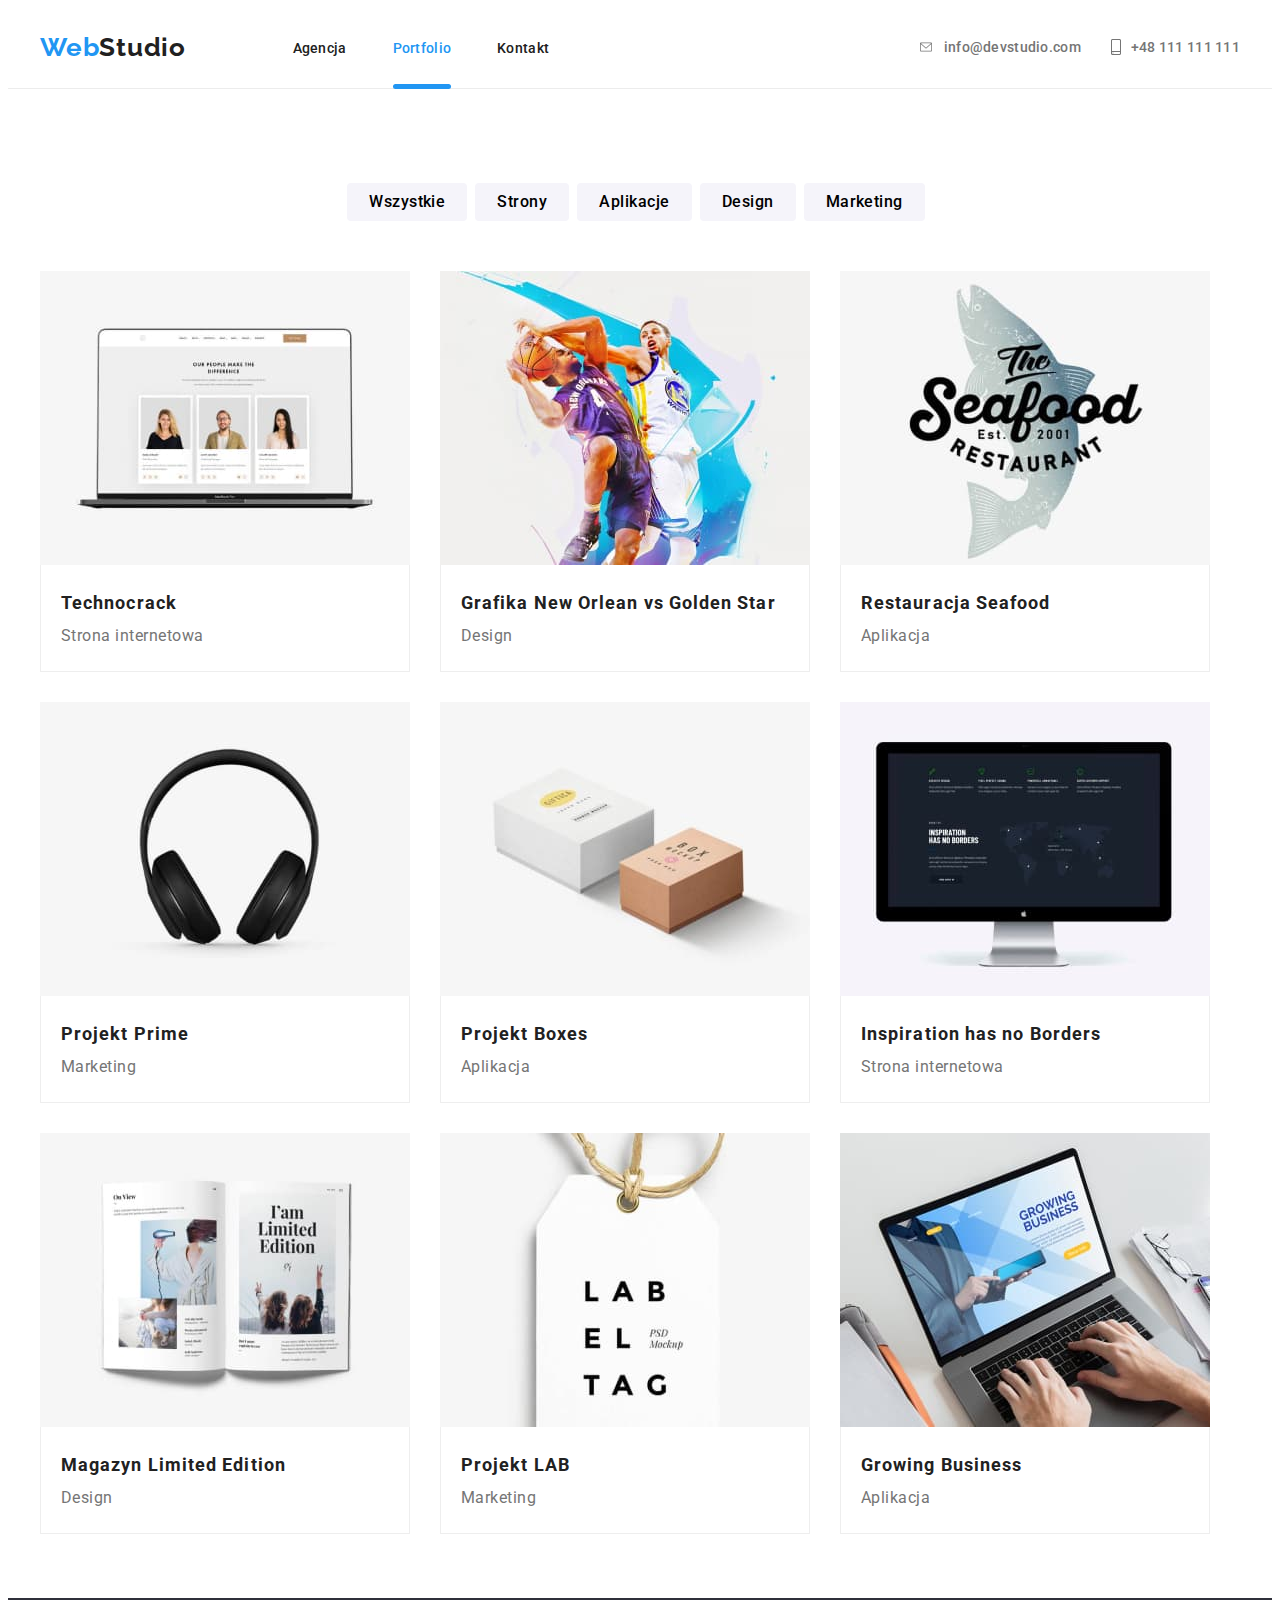
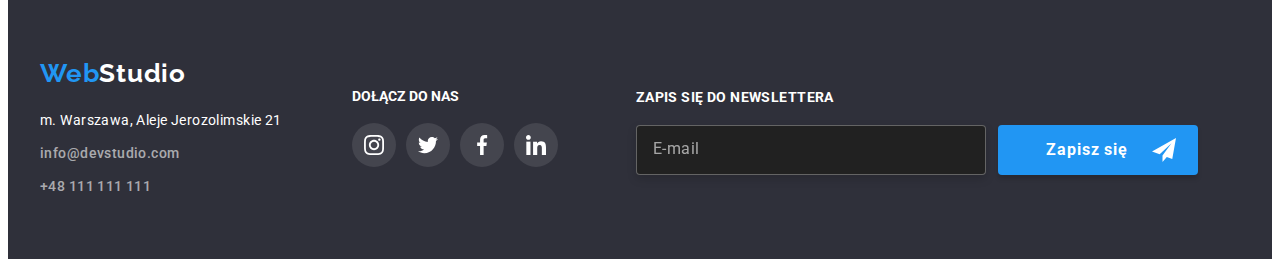
<file: portfolio.html>
<!DOCTYPE html>
<html lang="en">
  
<!--NAGŁÓWEK-->
<head>
  <meta charset="UTF-8"/>
  <meta name="viewport" content="width=device-width, initial-scale=1.0"/>
  <link rel="preconnect" href="https://fonts.googleapis.com">
  <link rel="preconnect" href="https://fonts.gstatic.com" crossorigin="">
  <link href="https://fonts.googleapis.com/css2?family=Festive&amp;family=Qahiri&amp;family=Raleway:wght@700&amp;family=Roboto:wght@400;500;700;900&amp;family=Rubik:wght@300&amp;display=swap" rel="stylesheet">
  <link rel="stylesheet" href="https://cdnjs.cloudflare.com/ajax/libs/modern-normalize/1.1.0/modern-normalize.min.css" integrity="sha512-wpPYUAdjBVSE4KJnH1VR1HeZfpl1ub8YT/NKx4PuQ5NmX2tKuGu6U/JRp5y+Y8XG2tV+wKQpNHVUX03MfMFn9Q==" crossorigin="anonymous" referrerpolicy="no-referrer" />
  <link rel="stylesheet" href="css/main.min.css"/>
  <title>Portfolio</title>
</head>
  
<!--BODY-->
<body>
  
  <!--HEADER-->
  <header class="section menu">
    <div class="container">
      <nav class="menu__navigation">
      <a href="index.html" class="logo"><span class="logo__accent-main">Web</span><span class="logo__accent-black">Studio</span></a>
        <ul class="menu__list">  
          <li><a href="index.html" class="menu__link" id="link1">Agencja</a></li>
          <li><a href="portfolio.html" class="menu__link menu__link--active" id="link2">Portfolio</a></li>
          <li><a href="index.html" class="menu__link menu__link--last" id="link3">Kontakt</a></li>
        </ul>
      <ul class="menu__contacts">
        <li><a href="mailto:info@devstudio.com" class="contacts__link contacts__link--first"><svg class="contacts__icon" width="16px" height="12px"><use href="images/sprite.svg#icon-envelope"></use></svg>info@devstudio.com</a></li>
        <li><a href="tel:+48111111111" class="contacts__link "><svg class="contacts__icon" width="10px" height="16px"><use href="images/sprite.svg#icon-phone"></use></svg>+48 111 111 111</a></li>
      </ul>
    </nav>
    </div>
  </header>

  <!--TREŚĆ GŁÓWNA-->
  <main>

    <!--FILTRY NA STRONIE-->
    <div class="filters">
      <div class="container"> 
      <ul class="filters__list">
      <li><button type="button" class="filters__button">Wszystkie</button></li>
      <li><button type="button" class="filters__button">Strony</button></li>
      <li><button type="button" class="filters__button">Aplikacje</button></li>
      <li><button type="button" class="filters__button">Design</button></li>
      <li><button type="button" class="filters__button">Marketing</button></li>
      </ul>
      </div>
    </div>

    <!-- ZAWARTOŚĆ STRONY -->
    <section class="portfolio">
      <div class="container"> 
      <ul class="portfolio__list">
        <li class="portfolio__item">
          <div class="portfolio__popup">
            <img src="images/port1.jpg" alt="Technocrack" width="370" height="294">
            <span class="popup__text">Technocrack jest popularną platformą wykorzystywaną do rozpowszechniania TechnoCracku. Firmy wykorzystują tę platformę do celów szpiegowskich i ataków na niezabezpieczone serwery konkurencji.</span>
          </div>
          <div class="portfolio__description">
          <h4>Technocrack</h4>
          <h5>Strona internetowa</h5>
          </div>
        </li>
      <li class="portfolio__item">
        <div class="portfolio__popup">
          <img src="images/port9.jpg" alt="Grafika New Orlean vs Golden Star" width="370" height="294">
          <span class="popup__text">Tutaj zrobiliśmy grafikę jak dwóch panopków gra sobie w kosza a w tle tak jakby woda ale taka gęstsza czyli chyba taki glut robi taki plusk i jest wow bo oni grają w koszykówkę a wtle coś się leje.</span>
        </div>
        <div class="portfolio__description">
        <h4>Grafika New Orlean vs Golden Star</h4>
        <h5>Design</h5>
        </div>
      </li>
      <li class="portfolio__item">
        <div class="portfolio__popup">
          <img src="images/port8.jpg" alt="Restauracja Seafood" width="370" height="294">
          <span class="popup__text">Ci to chcieli mieć coś ładnego na obrazku ale wybrali rybę. Dlaczego rybę? Nie wiem. Przecież ryby śmierdzą i mają takie dziwne oczka a do tego mają ości. Mogli dać kraba, zwłaszcza tego ze Sponge Boba.</span>
        </div>
        <div class="portfolio__description">
        <h4>Restauracja Seafood</h4>
        <h5>Aplikacja</h5>
        </div>
      </li>
      <li class="portfolio__item">
        <div class="portfolio__popup">
          <img src="images/port7.jpg" alt="Projekt Prime" width="370" height="294">
          <span class="popup__text">Kampania reklamowa dla słuchawek nausznych. Jak widać jest skuteczna bo właśnie ją oglądasz więc udało nam się ją komuś pokazać więc ona działa. Bo na tym polega reklama. Na pokazywaniu.</span>
        </div>
        <div class="portfolio__description">
        <h4>Projekt Prime</h4>
        <h5>Marketing</h5>
        </div>
      </li>
      <li class="portfolio__item">
        <div class="portfolio__popup">
          <img src="images/port6.jpg" alt="Projekt Boxes" width="370" height="294">
          <span class="popup__text">Jak widać na załączonym obrazku zrobiliśmy dwa pudełka. Jedno małe a drugie średnie. W zasadzie oba są małe ale dzięki temu, że jedno jest mniejsze to drugie wydaje się normalne. No i mają inne kolory! WOW!</span>
        </div>
        <div class="portfolio__description">
        <h4>Projekt Boxes</h4>
        <h5>Aplikacja</h5>
        </div>
      </li>
      <li class="portfolio__item">
        <div class="portfolio__popup">
          <img src="images/port5.jpg" alt="Inspiration has no Borders" width="370" height="294">
          <span class="popup__text">Strona do szmuglowania nielegalnych imigrantów. </br>Tak po prostu.</span>
        </div>
        <div class="portfolio__description">
        <h4>Inspiration has no Borders</h4>
        <h5>Strona internetowa</h5>
        </div>
      </li>      
      <li class="portfolio__item">
        <div class="portfolio__popup">
          <img src="images/port4.jpg" alt="Magazyn Limited Edition" width="370" height="294">
          <span class="popup__text">Gazetka gdzie większość słów to obrazki. Ale za to na każdej z nich przypomina Ci, że jest LIMITOWANA co znaczy, że wyrzuciłeś pieniądze w błoto na coś czego już NIKT INNY nie kupi. Brawo!</span>
        </div>
        <div class="portfolio__description">
        <h4>Magazyn Limited Edition</h4>
        <h5>Design</h5>
        </div>
      </li>      
      <li class="portfolio__item">
        <div class="portfolio__popup">
          <img src="images/port3.jpg" alt="Projekt LAB" width="370" height="294">
          <span class="popup__text">Nie wiem o co tu chodziło XD Niby projekt "LAB" a na obrazku się układa w "LET", jest tam "Label", jakiś "Tag".</br> Serio nie wiem.</br> To był piątek wieczór okej?</span>
        </div>
        <div class="portfolio__description">
        <h4>Projekt LAB</h4>
        <h5>Marketing</h5>
        </div>
      </li>      
      <li class="portfolio__item">
        <div class="portfolio__popup">
          <img src="images/port2.jpg" alt="Growing Business" width="370" height="294">
          <span class="popup__text">Tu zrobiliśmy apkę żeby ludzie mogli rozwijać swój biznes a co za tym idzie zarabiać więcej czyli płacić nam więcej za apkę dzieki, której zarabiają więcej, dzięki czemu płacą nam więcej...<br/>No rozumiesz no.<br/>STONKS</span>
        </div>
        <div class="portfolio__description">
        <h4>Growing Business</h4>
        <h5>Aplikacja</h5>
        </div>
      </li>
      </ul> 
      </div>                      
    </section>


  </main>

  <!-- STOPKA -->
  <footer class="section footer">
    <div class="container"> 
    <a href="index.html" class="logo"><span>Web</span><span class="logo__accent-white">Studio</span></a>
    <section class="footer--section">
    <address class="address">
      <ul class="footer__addresses"> 
        <li class="footer__address"><span class="footer__address--text">m. Warszawa, Aleje Jerozolimskie 21</span></li>
        <li class="footer__address"><a href="mailto:info@devstudio.com" class="footer__address--link">info@devstudio.com</a></li>
        <li class="footer__address"><a href="tel:+48111111111" class="footer__address--link">+48 111 111 111</a></li>
      </ul>
    </address>
    <div class="footer__social-media">
      <h5 class="social-media__text">DOŁĄCZ DO NAS</h5>
      <ul class="social-media__list">
          <li class="social-media__item"><a href="#" class="social-media__item--link"><svg class ="social-media__icon"><use href="images/sprite.svg#icon-instagram"></use></svg></a></li>
          <li class="social-media__item"><a href="#" class="social-media__item--link"><svg class ="social-media__icon"><use href="images/sprite.svg#icon-twitter"></use></svg></a></li>
          <li class="social-media__item"><a href="#" class="social-media__item--link"><svg class ="social-media__icon"><use href="images/sprite.svg#icon-facebook"></use></svg></a></li>
          <li class="social-media__item"><a href="#" class="social-media__item--link"><svg class ="social-media__icon"><use href="images/sprite.svg#icon-linkedin"></use></svg></a></li>
      </ul>
    </div>
    <div class="footer__newsletter">
      <div class="newsletter">
          <form name="newsletter__sign" validate>
              <label class="newsletter__label">
                  <h3 class="newsletter__text">ZAPIS SIĘ DO NEWSLETTERA</h3>
                  <input type="email" class="newsletter__input" name="E-mail" placeholder="E-mail" />
              </label>
              <button type="submit" class="newsletter__button"><span class="newsletter__button--text">Zapisz się</span><svg class="newsletter__ico" width="24px" height="24px"><use href="images/sprite.svg#icon-form-footer"></use></svg></button>
          </form>
      </div>
      </div>
      </section>
    </div>
  </footer>

</body>
  
</html>
</file>
<file: css/main.min.css>
:root{--brand-color: #2196F3;--default-text-color: #212121;--secondary-text-color: #757575;--basic-white: #FFFFFF;--background-color: #afb1b8}h1,h2,h3,h4,h5,h6,p,ul,ol{margin:0px;padding:0px;list-style:none}a{text-decoration:none}body{font-family:"Roboto",sans-serif;color:var(--default-text-color);font-weight:500}img{display:block}.container{width:100%;min-width:320px;margin:0 auto;padding:0px 15px 0px 15px}.section{padding:60px 0px 60px 0px}@media screen and (min-width: 768px)and (max-width: 1119px){.container{width:100%;min-width:768px;margin:0 auto;padding:0px 15px 0px 15px}.section{padding:60px 0px 60px 0px}}@media screen and (min-width: 1200px){.container{width:1200px;margin:0 auto;padding:0 15px}.section{padding:94px 0px 94px 0px}}.logo{font-family:Raleway;text-decoration:none;font-style:normal;font-weight:700;font-size:24px;line-height:1.192;letter-spacing:.03em;color:var(--brand-color)}.logo__accent-black{color:var(--default-text-color)}.logo__accent-white{color:var(--basic-white)}@media screen and (min-width: 1200px){.logo{font-family:Raleway;text-decoration:none;font-style:normal;font-weight:700;font-size:26px;line-height:1.192;letter-spacing:.03em;color:var(--brand-color)}.logo__accent-black{color:var(--default-text-color)}.logo__accent-white{color:var(--basic-white)}}.menu{border-bottom:1px solid #ececec;padding:16px 0px 16px 0px}.menu__navigation{display:-webkit-box;display:-ms-flexbox;display:flex;-webkit-box-pack:justify;-ms-flex-pack:justify;justify-content:space-between;-webkit-box-align:center;-ms-flex-align:center;align-items:center}.menu__list{display:none}.menu__contacts{display:none}@media screen and (min-width: 768px)and (max-width: 1199px){.menu{border-bottom:1px solid #ececec;padding:26px 0 26px 0px}.menu__contacts{display:block}.menu__navigation{display:-webkit-box;display:-ms-flexbox;display:flex;-webkit-box-align:center;-ms-flex-align:center;align-items:center}.menu__list{margin-left:93px;display:-webkit-box;display:-ms-flexbox;display:flex}.menu__link{text-decoration:none;position:relative;color:var(--default-text-color);font-size:14px;font-weight:500;line-height:1.142;letter-spacing:.02em;margin-right:60px}.menu__link::after{position:absolute;content:"";display:block;top:49.5px;right:0;width:0;height:5px;background-color:var(--brand-color);border-radius:4px;-webkit-transition:width 250ms cubic-bezier(0.4, 0, 0.2, 1);transition:width 250ms cubic-bezier(0.4, 0, 0.2, 1)}.menu__link:hover,.menu__link:focus{text-decoration:none;color:var(--brand-color);font-weight:500;font-size:14px;line-height:1.142;letter-spacing:.02em;outline:none;-webkit-transition:color 250ms cubic-bezier(0.4, 0, 0.2, 1);transition:color 250ms cubic-bezier(0.4, 0, 0.2, 1)}.menu__link:hover::after,.menu__link:focus::after{width:100%;left:0}.menu__link--last{margin-right:0px}.menu__link--active{color:var(--brand-color)}.menu__link--active::after{position:absolute;content:"";display:block;top:49.5px;width:100%;height:5px;background-color:var(--brand-color);border-radius:4px;-webkit-transition:width 250ms cubic-bezier(0.4, 0, 0.2, 1);transition:width 250ms cubic-bezier(0.4, 0, 0.2, 1)}.contacts__link{margin-left:60px;text-decoration:none;color:var(--secondary-text-color);font-size:14px;font-weight:500;line-height:1.142;letter-spacing:.02em;fill:var(--secondary-text-color)}.contacts__link:hover,.contacts__link:focus{text-decoration:none;color:var(--brand-color);fill:var(--brand-color);font-weight:500;font-size:14px;line-height:1.142;letter-spacing:.02em;-webkit-transition:color 250ms cubic-bezier(0.4, 0, 0.2, 1),fill 250ms cubic-bezier(0.4, 0, 0.2, 1);transition:color 250ms cubic-bezier(0.4, 0, 0.2, 1),fill 250ms cubic-bezier(0.4, 0, 0.2, 1);outline:none}.contacts__icon{margin-right:8px}}@media screen and (min-width: 1200px){.menu{border-bottom:1px solid #ececec;padding:24px 0px 25px 0px}.menu__navigation{display:-webkit-box;display:-ms-flexbox;display:flex;-webkit-box-align:center;-ms-flex-align:center;align-items:center}.menu__list{margin-left:83px;display:-webkit-box;display:-ms-flexbox;display:flex}.menu__link{text-decoration:none;position:relative;color:var(--default-text-color);font-size:14px;font-weight:500;line-height:1.142;letter-spacing:.02em;margin-right:46px}.menu__link::after{position:absolute;content:"";display:block;top:44.5px;right:0;width:0;height:5px;background-color:var(--brand-color);border-radius:4px;-webkit-transition:width 250ms cubic-bezier(0.4, 0, 0.2, 1);transition:width 250ms cubic-bezier(0.4, 0, 0.2, 1)}.menu__link:hover,.menu__link:focus{text-decoration:none;color:var(--brand-color);font-weight:500;font-size:14px;line-height:1.142;letter-spacing:.02em;outline:none;-webkit-transition:color 250ms cubic-bezier(0.4, 0, 0.2, 1);transition:color 250ms cubic-bezier(0.4, 0, 0.2, 1)}.menu__link:hover::after,.menu__link:focus::after{width:100%;left:0}.menu__link--last{margin-right:0px}.menu__link--active{color:var(--brand-color)}.menu__link--active::after{position:absolute;content:"";display:block;top:44.5px;width:100%;height:5px;background-color:var(--brand-color);border-radius:4px;-webkit-transition:width 250ms cubic-bezier(0.4, 0, 0.2, 1);transition:width 250ms cubic-bezier(0.4, 0, 0.2, 1)}.menu__contacts{display:-webkit-box;display:-ms-flexbox;display:flex}.contacts__link{display:-webkit-box;display:-ms-flexbox;display:flex;-webkit-box-align:center;-ms-flex-align:center;align-items:center;text-decoration:none;color:var(--secondary-text-color);font-size:14px;font-weight:500;line-height:1.142;letter-spacing:.02em;fill:var(--secondary-text-color)}.contacts__link:hover,.contacts__link:focus{text-decoration:none;color:var(--brand-color);fill:var(--brand-color);font-weight:500;font-size:14px;line-height:1.142;letter-spacing:.02em;-webkit-transition:color 250ms cubic-bezier(0.4, 0, 0.2, 1),fill 250ms cubic-bezier(0.4, 0, 0.2, 1);transition:color 250ms cubic-bezier(0.4, 0, 0.2, 1),fill 250ms cubic-bezier(0.4, 0, 0.2, 1);outline:none}.contacts__link--first{margin-left:345px;margin-right:30px}.contacts__icon{margin-right:10px}}@media screen and (max-width: 767px){.orderService{width:100%;height:400px;background:#2f303a;background-image:-webkit-gradient(linear, left top, left bottom, from(rgba(47, 48, 58, 0.4)), to(rgba(47, 48, 58, 0.4))),url("../images/images_mainpage/order/orderback480x400.jpg");background-image:linear-gradient(rgba(47, 48, 58, 0.4), rgba(47, 48, 58, 0.4)),url("../images/images_mainpage/order/orderback480x400.jpg");background-size:cover;text-align:center;display:-webkit-box;display:-ms-flexbox;display:flex;-webkit-box-pack:center;-ms-flex-pack:center;justify-content:center}}@media screen and (max-width: 767px)and (min-device-pixel-ratio: 2),screen and (max-width: 767px)and (-webkit-min-device-pixel-ratio: 2),screen and (max-width: 767px)and (min-resolution: 192dpi),screen and (max-width: 767px)and (min-resolution: 2dppx){.orderService .order{background:-webkit-gradient(linear, left top, left bottom, from(rgba(47, 48, 58, 0.4)), to(rgba(47, 48, 58, 0.4))),url(../images/images_mainpage/order/orderback480x400@2x.jpg);background:linear-gradient(rgba(47, 48, 58, 0.4), rgba(47, 48, 58, 0.4)),url(../images/images_mainpage/order/orderback480x400@2x.jpg);background-size:cover}}@media screen and (max-width: 767px){.orderService h1{font-style:normal;font-weight:900;font-size:26px;line-height:1.363;color:var(--basic-white);letter-spacing:.06em;text-transform:uppercase;padding-top:60px}}@media screen and (max-width: 767px){.orderService__button{background:var(--brand-color);-webkit-box-shadow:0px 4px 4px rgba(0,0,0,.15);box-shadow:0px 4px 4px rgba(0,0,0,.15);border-radius:4px;font-family:"Roboto";font-style:normal;font-weight:bold;font-size:16px;line-height:1.875;letter-spacing:.06em;color:var(--basic-white);cursor:pointer;margin-top:30px;padding:10px 41px 10px 42px}}@media screen and (min-width: 768px)and (max-width: 1199px){.orderService{width:100%;max-width:1199px;padding:118px 0px 118px 0px;background:#2f303a;background-image:-webkit-gradient(linear, left top, left bottom, from(rgba(47, 48, 58, 0.4)), to(rgba(47, 48, 58, 0.4))),url("../images/images_mainpage/order/orderback768x400.jpg");background-image:linear-gradient(rgba(47, 48, 58, 0.4), rgba(47, 48, 58, 0.4)),url("../images/images_mainpage/order/orderback768x400.jpg");background-size:cover;text-align:center;display:-webkit-box;display:-ms-flexbox;display:flex;-webkit-box-pack:center;-ms-flex-pack:center;justify-content:center}}@media screen and (min-width: 768px)and (max-width: 1199px)and (min-device-pixel-ratio: 2),screen and (min-width: 768px)and (max-width: 1199px)and (-webkit-min-device-pixel-ratio: 2),screen and (min-width: 768px)and (max-width: 1199px)and (min-resolution: 192dpi),screen and (min-width: 768px)and (max-width: 1199px)and (min-resolution: 2dppx){.orderService .order{background:-webkit-gradient(linear, left top, left bottom, from(rgba(47, 48, 58, 0.4)), to(rgba(47, 48, 58, 0.4))),url(../images/images_mainpage/order/orderback768x400@2x.jpg);background:linear-gradient(rgba(47, 48, 58, 0.4), rgba(47, 48, 58, 0.4)),url(../images/images_mainpage/order/orderback768x400@2x.jpg);background-size:cover}}@media screen and (min-width: 768px)and (max-width: 1199px){.orderService h1{font-style:normal;font-weight:900;font-size:44px;line-height:1.363;color:var(--basic-white);letter-spacing:.06em;text-transform:uppercase}}@media screen and (min-width: 768px)and (max-width: 1199px){.orderService__button{background:var(--brand-color);-webkit-box-shadow:0px 4px 4px rgba(0,0,0,.15);box-shadow:0px 4px 4px rgba(0,0,0,.15);border-radius:4px;font-family:"Roboto";font-style:normal;font-weight:bold;font-size:16px;line-height:1.875;letter-spacing:.06em;color:var(--basic-white);cursor:pointer;margin-top:30px;padding:10px 41px 10px 42px}}@media screen and (min-width: 1200px){.orderService{display:-webkit-box;display:-ms-flexbox;display:flex;-webkit-box-pack:center;-ms-flex-pack:center;justify-content:center;-webkit-box-align:center;-ms-flex-align:center;align-items:center;height:600px;background:#2f303a;background-image:-webkit-gradient(linear, left top, left bottom, from(rgba(47, 48, 58, 0.4)), to(rgba(47, 48, 58, 0.4))),url("../images/images_mainpage/order/orderback1600x600.jpg");background-image:linear-gradient(rgba(47, 48, 58, 0.4), rgba(47, 48, 58, 0.4)),url("../images/images_mainpage/order/orderback1600x600.jpg");text-align:center;background-size:cover;background-repeat:no-repeat}}@media screen and (min-width: 1200px)and (min-device-pixel-ratio: 2),screen and (min-width: 1200px)and (-webkit-min-device-pixel-ratio: 2),screen and (min-width: 1200px)and (min-resolution: 192dpi),screen and (min-width: 1200px)and (min-resolution: 2dppx){.orderService .order{background:-webkit-gradient(linear, left top, left bottom, from(rgba(47, 48, 58, 0.4)), to(rgba(47, 48, 58, 0.4))),url(../images/images_mainpage/order/orderback1600x600@2x.jpg);background:linear-gradient(rgba(47, 48, 58, 0.4), rgba(47, 48, 58, 0.4)),url(../images/images_mainpage/order/orderback1600x600@2x.jpg);background-size:cover}}@media screen and (min-width: 1200px){.orderService h1{font-style:normal;font-weight:900;font-size:44px;line-height:1.363;color:var(--basic-white);letter-spacing:.06em;text-transform:uppercase}}@media screen and (min-width: 1200px){.orderService__button{background:var(--brand-color);-webkit-box-shadow:0px 4px 4px rgba(0,0,0,.15);box-shadow:0px 4px 4px rgba(0,0,0,.15);border-radius:4px;font-family:"Roboto";font-style:normal;font-weight:bold;font-size:16px;line-height:1.875;letter-spacing:.06em;color:var(--basic-white);cursor:pointer;margin-top:30px;padding:10px 41px 10px 42px}}@media screen and (max-width: 768px){.ourAdvantages ul h2{text-align:center;font-style:normal;font-weight:bold;font-size:14px;line-height:1.142;letter-spacing:.03em;text-transform:uppercase;color:var(--default-text-color);margin-bottom:10px}.ourAdvantages__list{display:-webkit-box;display:-ms-flexbox;display:flex;-webkit-box-orient:vertical;-webkit-box-direction:normal;-ms-flex-direction:column;flex-direction:column}.ourAdvantages__list li{font-style:normal;font-weight:normal;font-size:14px;line-height:1.714;letter-spacing:.03em;color:var(--secondary-text-color)}.ourAdvantages__item:not(:last-child){padding-bottom:30px}.ourAdvantages__logo{display:-webkit-box;display:-ms-flexbox;display:flex;background-color:#f5f4fa;height:120px;width:100%;-webkit-box-align:center;-ms-flex-align:center;align-items:center;-webkit-box-pack:center;-ms-flex-pack:center;justify-content:center;margin-bottom:30px;border-radius:4px}}@media screen and (min-width: 768px)and (max-width: 1199px){.ourAdvantages ul h2{text-align:start;font-style:normal;font-weight:bold;font-size:14px;line-height:1.142;letter-spacing:.03em;text-transform:uppercase;color:var(--default-text-color);margin-bottom:10px}.ourAdvantages__list{display:-webkit-box;display:-ms-flexbox;display:flex;-webkit-box-orient:horizontal;-webkit-box-direction:normal;-ms-flex-direction:row;flex-direction:row;-ms-flex-wrap:wrap;flex-wrap:wrap;-webkit-box-pack:justify;-ms-flex-pack:justify;justify-content:space-between}.ourAdvantages__list li{font-style:normal;font-weight:normal;font-size:14px;line-height:1.714;letter-spacing:.03em;color:var(--secondary-text-color)}.ourAdvantages__item{width:48%;padding-bottom:30px;margin:0}.ourAdvantages__logo{display:-webkit-box;display:-ms-flexbox;display:flex;background-color:#f5f4fa;height:120px;-webkit-box-align:center;-ms-flex-align:center;align-items:center;-webkit-box-pack:center;-ms-flex-pack:center;justify-content:center;margin-bottom:30px;border-radius:4px}}@media screen and (min-width: 1200px){.ourAdvantages ul h2{font-style:normal;font-weight:bold;font-size:14px;line-height:1.142;letter-spacing:.03em;text-transform:uppercase;color:var(--default-text-color);margin-bottom:10px}.ourAdvantages__list{display:-webkit-box;display:-ms-flexbox;display:flex}.ourAdvantages__list li{font-style:normal;font-weight:normal;font-size:14px;line-height:1.714;letter-spacing:.03em;color:var(--secondary-text-color)}.ourAdvantages__item{margin-right:30px}.ourAdvantages__logo{display:-webkit-box;display:-ms-flexbox;display:flex;background-color:#f5f4fa;height:120px;width:270px;-webkit-box-align:center;-ms-flex-align:center;align-items:center;-webkit-box-pack:center;-ms-flex-pack:center;justify-content:center;margin-bottom:30px;border-radius:4px}}.offer{display:none}@media screen and (min-width: 1200px){.offer{display:block;padding-top:0px}.offer h2{font-style:normal;font-weight:700;font-size:36px;line-height:1.166;text-align:center;letter-spacing:.03em}.offer__list{display:-webkit-box;display:-ms-flexbox;display:flex;padding-top:50px;-webkit-box-pack:justify;-ms-flex-pack:justify;justify-content:space-between}.offer__item--style{position:relative}.offer__description{position:absolute;bottom:0;display:-webkit-box;display:-ms-flexbox;display:flex;-webkit-box-pack:center;-ms-flex-pack:center;justify-content:center;width:100%;padding:27px,94px,27px,94px;background:rgba(47,48,58,.8);font-size:14px;line-height:16px;letter-spacing:.03em;text-transform:uppercase;color:var(--basic-white)}.offer__description span{padding-top:27px;padding-bottom:27px}}@media screen and (max-width: 767px){.team{background:#f5f4fa}.team h2{font-style:normal;font-weight:700;font-size:28px;line-height:1.166;text-align:center;letter-spacing:.03em;padding-bottom:30px}.team__list{display:-webkit-box;display:-ms-flexbox;display:flex;-webkit-box-orient:vertical;-webkit-box-direction:normal;-ms-flex-direction:column;flex-direction:column}.team__list h4{font-style:normal;font-weight:500;font-size:16px;line-height:1.187;text-align:center;letter-spacing:.03em;margin-bottom:10px}.team__list h5{font-style:normal;font-weight:400;font-size:16px;line-height:1.187;text-align:center;letter-spacing:.03em;color:var(--secondary-text-color)}.team__description{background-color:var(--basic-white);padding-top:30px;padding-bottom:30px;border-radius:0px 0px 4px 4px}.team__item{-webkit-box-shadow:0px 1px 3px rgba(0,0,0,.12),0px 1px 1px rgba(0,0,0,.14),0px 2px 1px rgba(0,0,0,.2);box-shadow:0px 1px 3px rgba(0,0,0,.12),0px 1px 1px rgba(0,0,0,.14),0px 2px 1px rgba(0,0,0,.2);margin-bottom:30px}.team__item img{width:100%;height:100%}.team__teamSocials{display:-webkit-box;display:-ms-flexbox;display:flex;padding-left:15%;padding-right:18%;-webkit-box-pack:space-evenly;-ms-flex-pack:space-evenly;justify-content:space-evenly;-webkit-box-align:center;-ms-flex-align:center;align-items:center;margin-left:32px;margin-right:32px}.teamSocials__item{display:-webkit-box;display:-ms-flexbox;display:flex;-webkit-box-align:center;-ms-flex-align:center;align-items:center;-ms-flex-pack:distribute;justify-content:space-around}.teamSocials__icon{width:20px;height:20px}.teamSocials__icon:hover,.teamSocials__icon:focus{fill:var(--basic-white)}.teamSocials__link{display:-webkit-box;display:-ms-flexbox;display:flex;-webkit-box-align:center;-ms-flex-align:center;align-items:center;-ms-flex-pack:distribute;justify-content:space-around;width:44px;height:44px;margin-top:16px;background-color:var(--basic-white);fill:var(--background-color);border-radius:50%}.teamSocials__link:hover,.teamSocials__link:focus{background-color:var(--brand-color);fill:var(--basic-white);-webkit-transition:fill 250ms cubic-bezier(0.4, 0, 0.2, 1),background-color 250ms cubic-bezier(0.4, 0, 0.2, 1);transition:fill 250ms cubic-bezier(0.4, 0, 0.2, 1),background-color 250ms cubic-bezier(0.4, 0, 0.2, 1);outline:none}}@media screen and (min-width: 768px)and (max-width: 1199px){.team{background:#f5f4fa}.team h2{font-style:normal;font-weight:700;font-size:28px;line-height:1.166;text-align:center;letter-spacing:.03em;padding-bottom:30px}.team__list{display:-webkit-box;display:-ms-flexbox;display:flex;-webkit-box-pack:justify;-ms-flex-pack:justify;justify-content:space-between;-webkit-box-align:center;-ms-flex-align:center;align-items:center;-webkit-box-orient:horizontal;-webkit-box-direction:normal;-ms-flex-direction:row;flex-direction:row;-ms-flex-wrap:wrap;flex-wrap:wrap;gap:30px}.team__list h4{font-style:normal;font-weight:500;font-size:16px;line-height:1.187;text-align:center;letter-spacing:.03em;margin-bottom:10px}.team__list h5{font-style:normal;font-weight:400;font-size:16px;line-height:1.187;text-align:center;letter-spacing:.03em;color:var(--secondary-text-color)}.team__description{background-color:var(--basic-white);padding-top:30px;padding-bottom:30px;border-radius:0px 0px 4px 4px}.team__item{-webkit-box-shadow:0px 1px 3px rgba(0,0,0,.12),0px 1px 1px rgba(0,0,0,.14),0px 2px 1px rgba(0,0,0,.2);box-shadow:0px 1px 3px rgba(0,0,0,.12),0px 1px 1px rgba(0,0,0,.14),0px 2px 1px rgba(0,0,0,.2);width:354px}.team__item img{width:100%;height:100%}.team__teamSocials{display:-webkit-box;display:-ms-flexbox;display:flex;padding-left:15%;padding-right:18%;-webkit-box-pack:space-evenly;-ms-flex-pack:space-evenly;justify-content:space-evenly;-webkit-box-align:center;-ms-flex-align:center;align-items:center;margin-left:32px;margin-right:32px}.teamSocials__item{display:-webkit-box;display:-ms-flexbox;display:flex;-webkit-box-align:center;-ms-flex-align:center;align-items:center;-ms-flex-pack:distribute;justify-content:space-around}.teamSocials__icon{width:20px;height:20px}.teamSocials__icon:hover,.teamSocials__icon:focus{fill:var(--basic-white)}.teamSocials__link{display:-webkit-box;display:-ms-flexbox;display:flex;-webkit-box-align:center;-ms-flex-align:center;align-items:center;-ms-flex-pack:distribute;justify-content:space-around;width:44px;height:44px;margin-top:16px;background-color:var(--basic-white);fill:var(--background-color);border-radius:50%}.teamSocials__link:hover,.teamSocials__link:focus{background-color:var(--brand-color);fill:var(--basic-white);-webkit-transition:fill 250ms cubic-bezier(0.4, 0, 0.2, 1),background-color 250ms cubic-bezier(0.4, 0, 0.2, 1);transition:fill 250ms cubic-bezier(0.4, 0, 0.2, 1),background-color 250ms cubic-bezier(0.4, 0, 0.2, 1);outline:none}}@media screen and (min-width: 1200px){.team{background:#f5f4fa}.team h2{font-style:normal;font-weight:700;font-size:36px;line-height:1.166;text-align:center;letter-spacing:.03em;padding-bottom:50px}.team__list{display:-webkit-box;display:-ms-flexbox;display:flex;-webkit-box-pack:justify;-ms-flex-pack:justify;justify-content:space-between}.team__list h4{font-style:normal;font-weight:500;font-size:16px;line-height:1.187;text-align:center;letter-spacing:.03em;margin-bottom:10px}.team__list h5{font-style:normal;font-weight:400;font-size:16px;line-height:1.187;text-align:center;letter-spacing:.03em;color:var(--secondary-text-color)}.team__description{background-color:var(--basic-white);padding-top:30px;padding-bottom:30px;border-radius:0px 0px 4px 4px}.team__item{-webkit-box-shadow:0px 1px 3px rgba(0,0,0,.12),0px 1px 1px rgba(0,0,0,.14),0px 2px 1px rgba(0,0,0,.2);box-shadow:0px 1px 3px rgba(0,0,0,.12),0px 1px 1px rgba(0,0,0,.14),0px 2px 1px rgba(0,0,0,.2)}.team__teamSocials{display:-webkit-box;display:-ms-flexbox;display:flex;-ms-flex-pack:distribute;justify-content:space-around;-webkit-box-align:center;-ms-flex-align:center;align-items:center;margin-left:32px;margin-right:32px}.teamSocials__item{display:-webkit-box;display:-ms-flexbox;display:flex;-webkit-box-align:center;-ms-flex-align:center;align-items:center;-ms-flex-pack:distribute;justify-content:space-around}.teamSocials__icon{width:20px;height:20px}.teamSocials__icon:hover,.teamSocials__icon:focus{fill:var(--basic-white)}.teamSocials__link{display:-webkit-box;display:-ms-flexbox;display:flex;-webkit-box-align:center;-ms-flex-align:center;align-items:center;-ms-flex-pack:distribute;justify-content:space-around;width:44px;height:44px;margin-top:16px;background-color:var(--basic-white);fill:var(--background-color);border-radius:50%}.teamSocials__link:hover,.teamSocials__link:focus{background-color:var(--brand-color);fill:var(--basic-white);-webkit-transition:fill 250ms cubic-bezier(0.4, 0, 0.2, 1),background-color 250ms cubic-bezier(0.4, 0, 0.2, 1);transition:fill 250ms cubic-bezier(0.4, 0, 0.2, 1),background-color 250ms cubic-bezier(0.4, 0, 0.2, 1);outline:none}}@media screen and (max-width: 767px){.clients h4{font-family:Roboto;font-style:Bold;font-size:28px;line-height:42px;line-height:100%;text-align:Center;vertical-align:Top;letter-spacing:3%;margin-bottom:30px}.clients__list{display:-webkit-box;display:-ms-flexbox;display:flex;-webkit-box-orient:horizontal;-webkit-box-direction:normal;-ms-flex-direction:row;flex-direction:row;-ms-flex-wrap:wrap;flex-wrap:wrap;-webkit-box-pack:justify;-ms-flex-pack:justify;justify-content:space-between}.clients__logo a{display:-webkit-box;display:-ms-flexbox;display:flex;width:210px;height:92px;-webkit-box-align:center;-ms-flex-align:center;align-items:center;-webkit-box-pack:center;-ms-flex-pack:center;justify-content:center;border-radius:4px;border-width:1px;border-style:solid;margin-bottom:30px;border-color:var(--background-color);fill:var(--background-color)}.clients__logo a:hover,.clients__logo a:focus{border-color:var(--brand-color);fill:var(--brand-color);cursor:pointer;-webkit-transition:fill 250ms cubic-bezier(0.4, 0, 0.2, 1),border-color 250ms cubic-bezier(0.4, 0, 0.2, 1);transition:fill 250ms cubic-bezier(0.4, 0, 0.2, 1),border-color 250ms cubic-bezier(0.4, 0, 0.2, 1);outline:none}.clients__ico{width:92px}}@media screen and (min-width: 768px)and (max-width: 1199px){.clients h4{font-family:Roboto;font-style:Bold;font-size:28px;line-height:42px;line-height:100%;text-align:Center;vertical-align:Top;letter-spacing:3%;margin-bottom:30px}.clients__list{display:-webkit-box;display:-ms-flexbox;display:flex;-webkit-box-orient:horizontal;-webkit-box-direction:normal;-ms-flex-direction:row;flex-direction:row;-ms-flex-wrap:wrap;flex-wrap:wrap;-webkit-box-pack:justify;-ms-flex-pack:justify;justify-content:space-between;gap:30px}.clients__logo a{display:-webkit-box;display:-ms-flexbox;display:flex;-webkit-box-pack:center;-ms-flex-pack:center;justify-content:center;width:220px;height:92px;-webkit-box-align:center;-ms-flex-align:center;align-items:center;border-radius:4px;border-width:1px;border-style:solid;border-color:var(--background-color);fill:var(--background-color)}.clients__logo a:hover,.clients__logo a:focus{border-color:var(--brand-color);fill:var(--brand-color);cursor:pointer;-webkit-transition:fill 250ms cubic-bezier(0.4, 0, 0.2, 1),border-color 250ms cubic-bezier(0.4, 0, 0.2, 1);transition:fill 250ms cubic-bezier(0.4, 0, 0.2, 1),border-color 250ms cubic-bezier(0.4, 0, 0.2, 1);outline:none}.clients__ico{width:92px}}@media screen and (min-width: 1200px){.clients h4{font-family:Roboto;font-style:Bold;font-size:36px;line-height:42px;line-height:100%;text-align:Center;vertical-align:Top;letter-spacing:3%;margin-bottom:50px}.clients__list{display:-webkit-box;display:-ms-flexbox;display:flex;-webkit-box-align:left;-ms-flex-align:left;align-items:left;-webkit-box-pack:justify;-ms-flex-pack:justify;justify-content:space-between}.clients__logo a{display:-webkit-box;display:-ms-flexbox;display:flex;width:170px;height:92px;border-radius:4px;border-width:1px;border-style:solid;border-color:var(--background-color);fill:var(--background-color)}.clients__logo a:hover,.clients__logo a:focus{border-color:var(--brand-color);fill:var(--brand-color);cursor:pointer;-webkit-transition:fill 250ms cubic-bezier(0.4, 0, 0.2, 1),border-color 250ms cubic-bezier(0.4, 0, 0.2, 1);transition:fill 250ms cubic-bezier(0.4, 0, 0.2, 1),border-color 250ms cubic-bezier(0.4, 0, 0.2, 1);outline:none}}@media screen and (min-width: 1200px){.filters__list{display:-webkit-box;display:-ms-flexbox;display:flex;-webkit-box-pack:center;-ms-flex-pack:center;justify-content:center}.filters__button{background:#f5f4fa;border-radius:4px;font-family:"Roboto";font-style:normal;font-weight:500;font-size:16px;line-height:1.625;text-align:center;letter-spacing:.03em;cursor:pointer;border-radius:4px;border:none;padding:6px 22px 6px 22px;margin-right:8px;margin-top:94px;margin-bottom:50px}.filters__button:hover,.filters__button:focus{background:var(--brand-color);-webkit-box-shadow:0px 3px 1px rgba(0,0,0,.1),0px 1px 2px rgba(0,0,0,.08),0px 2px 2px rgba(0,0,0,.12);box-shadow:0px 3px 1px rgba(0,0,0,.1),0px 1px 2px rgba(0,0,0,.08),0px 2px 2px rgba(0,0,0,.12);border-radius:4px;font-family:"Roboto";color:var(--basic-white);outline:none;-webkit-transition:background-color 250ms cubic-bezier(0.4, 0, 0.2, 1),color 250ms cubic-bezier(0.4, 0, 0.2, 1),-webkit-box-shadow 250ms cubic-bezier(0.4, 0, 0.2, 1);transition:background-color 250ms cubic-bezier(0.4, 0, 0.2, 1),color 250ms cubic-bezier(0.4, 0, 0.2, 1),-webkit-box-shadow 250ms cubic-bezier(0.4, 0, 0.2, 1);transition:background-color 250ms cubic-bezier(0.4, 0, 0.2, 1),color 250ms cubic-bezier(0.4, 0, 0.2, 1),box-shadow 250ms cubic-bezier(0.4, 0, 0.2, 1);transition:background-color 250ms cubic-bezier(0.4, 0, 0.2, 1),color 250ms cubic-bezier(0.4, 0, 0.2, 1),box-shadow 250ms cubic-bezier(0.4, 0, 0.2, 1),-webkit-box-shadow 250ms cubic-bezier(0.4, 0, 0.2, 1)}}@media screen and (min-width: 1200px){.portfolio__description{border-left:1px solid #eee;border-bottom:1px solid #eee;border-right:1px solid #eee;padding:20px}.portfolio h4{font-style:normal;font-weight:700;font-size:18px;line-height:2;letter-spacing:.06em}.portfolio h5{font-style:normal;font-weight:400;font-size:16px;line-height:1.875;letter-spacing:.03em;color:var(--secondary-text-color)}.portfolio__list{display:-webkit-box;display:-ms-flexbox;display:flex;-ms-flex-wrap:wrap;flex-wrap:wrap;margin-bottom:64px;gap:30px}.portfolio__item:hover{-webkit-box-shadow:0px 1px 1px rgba(0,0,0,.12),0px 4px 4px rgba(0,0,0,.06),1px 4px 6px rgba(0,0,0,.16);box-shadow:0px 1px 1px rgba(0,0,0,.12),0px 4px 4px rgba(0,0,0,.06),1px 4px 6px rgba(0,0,0,.16);cursor:pointer}.portfolio__item:hover:hover .popup__text{-webkit-transform:translateY(-100%);transform:translateY(-100%)}.portfolio__popup{position:relative;overflow:hidden}.popup__text{position:absolute;height:100%;width:100%;top:100%;right:0;bottom:0;left:0;background-color:rgba(33,150,243,.9);font-family:Roboto;font-style:normal;font-weight:normal;font-size:18px;line-height:28px;letter-spacing:.03em;color:var(--basic-white);-webkit-transition:-webkit-transform 250ms cubic-bezier(0.4, 0, 0.2, 1);transition:-webkit-transform 250ms cubic-bezier(0.4, 0, 0.2, 1);transition:transform 250ms cubic-bezier(0.4, 0, 0.2, 1);transition:transform 250ms cubic-bezier(0.4, 0, 0.2, 1), -webkit-transform 250ms cubic-bezier(0.4, 0, 0.2, 1);padding-top:49px;padding-left:24px;padding-right:45px;padding-bottom:45px;opacity:.9}}.backdrop{width:100%;height:100%;visibility:visible;opacity:1;pointer-events:auto;position:fixed;left:0;top:0;background:rgba(0,0,0,.2);-webkit-transition:visibility 250ms cubic-bezier(0.4, 0, 0.2, 1),opacity 250ms cubic-bezier(0.4, 0, 0.2, 1);transition:visibility 250ms cubic-bezier(0.4, 0, 0.2, 1),opacity 250ms cubic-bezier(0.4, 0, 0.2, 1);z-index:99}.modal{display:-webkit-box;display:-ms-flexbox;display:flex;-webkit-box-pack:center;-ms-flex-pack:center;justify-content:center;position:absolute;top:50%;left:46%;-webkit-transform:translate(-50%, -50%);transform:translate(-50%, -50%);width:90%;margin:0 15px 0 15px;border-radius:4px;background-color:var(--basic-white);transform:translate(-50%, -50%)}.modal__closeButton{position:absolute;top:8px;right:8px;width:30px;height:30px;background-color:var(--basic-white);border:1px solid rgba(0,0,0,.1);border-radius:50%;cursor:pointer}.modal__closeButton:hover{outline:none;border:1px solid rgba(255,0,0,.733);-webkit-transition:border 250ms cubic-bezier(0.4, 0, 0.2, 1);transition:border 250ms cubic-bezier(0.4, 0, 0.2, 1)}.modal__form{display:-webkit-box;display:-ms-flexbox;display:flex;-webkit-box-align:center;-ms-flex-align:center;align-items:center;-webkit-box-pack:center;-ms-flex-pack:center;justify-content:center}.modal__form h4{margin-left:20px;width:90%;margin-top:40px;margin-bottom:12px;font-family:Roboto;font-style:normal;font-weight:bold;font-size:20px;line-height:23px;text-align:center;letter-spacing:.03em;color:var(--default-text-color)}.modal__inputs{width:100%;padding:0 10px 0 10px}.modal__inputs label{display:-webkit-box;display:-ms-flexbox;display:flex;-webkit-box-orient:vertical;-webkit-box-direction:normal;-ms-flex-direction:column;flex-direction:column;margin-bottom:10px}.modal__input{height:40px;border:1px solid rgba(33,33,33,.2);-webkit-box-sizing:border-box;box-sizing:border-box;border-radius:4px;padding-left:42px}.modal__input:hover{fill:var(--brand-color)}.modal__text{margin-bottom:4px;font-family:Roboto;font-style:normal;font-weight:normal;font-size:12px;line-height:14px;letter-spacing:.01em;color:var(--secondary-text-color)}.modal__label{position:relative;font-family:Roboto;font-size:12px;line-height:14px;letter-spacing:.01em;color:var(--secondary-text-color)}.modal__label:hover,.modal__label:focus-within,.modal__label:active{outline:none;fill:var(--brand-color);-webkit-transition:fill 250ms cubic-bezier(0.4, 0, 0.2, 1);transition:fill 250ms cubic-bezier(0.4, 0, 0.2, 1)}.modal__icon{position:absolute;left:10px;top:32px}.modal__textarea{height:120px;border:1px solid rgba(33,33,33,.2);-webkit-box-sizing:border-box;box-sizing:border-box;border-radius:4px;padding-left:16px;padding-top:12px}.modal__textarea::-webkit-input-placeholder{font-family:Roboto;font-style:normal;font-weight:normal;font-size:12px;line-height:14px;letter-spacing:.01em;color:rgba(117,117,117,.5)}.modal__textarea::-moz-placeholder{font-family:Roboto;font-style:normal;font-weight:normal;font-size:12px;line-height:14px;letter-spacing:.01em;color:rgba(117,117,117,.5)}.modal__textarea:-ms-input-placeholder{font-family:Roboto;font-style:normal;font-weight:normal;font-size:12px;line-height:14px;letter-spacing:.01em;color:rgba(117,117,117,.5)}.modal__textarea::-ms-input-placeholder{font-family:Roboto;font-style:normal;font-weight:normal;font-size:12px;line-height:14px;letter-spacing:.01em;color:rgba(117,117,117,.5)}.modal__textarea::placeholder{font-family:Roboto;font-style:normal;font-weight:normal;font-size:12px;line-height:14px;letter-spacing:.01em;color:rgba(117,117,117,.5)}.modal__textarea:hover,.modal__textarea:focus,.modal__textarea:active{border-color:var(--brand-color);-webkit-transition:250ms cubic-bezier(0.4, 0, 0.2, 1);transition:250ms cubic-bezier(0.4, 0, 0.2, 1);outline:none}.modal__input{-webkit-box-sizing:border-box;box-sizing:border-box}.modal__input:hover,.modal__input:focus,.modal__input:active{border-color:var(--brand-color);-webkit-transition:250ms cubic-bezier(0.4, 0, 0.2, 1);transition:250ms cubic-bezier(0.4, 0, 0.2, 1);outline:none}.modal__checkbox{display:-webkit-box;display:-ms-flexbox;display:flex;-webkit-box-align:center;-ms-flex-align:center;align-items:center;-webkit-box-pack:center;-ms-flex-pack:center;justify-content:center}.modal__checkbox--style{width:0;height:0}.modal__checkbox:checked+.checkbox-text::before{display:-webkit-inline-box;display:-ms-inline-flexbox;display:inline-flex;border:none;content:"";background-color:var(--brand-color);border:solid 2px var(--brand-color);border-radius:2px;background-image:url("../images/ptaszek.svg");fill:var(--basic-white)}.modal__button{width:200px;height:50px;margin-left:25%;margin-top:30px;margin-bottom:40px;background:var(--brand-color);-webkit-box-shadow:0px 4px 4px rgba(0,0,0,.15);box-shadow:0px 4px 4px rgba(0,0,0,.15);border-radius:4px;border:0px;cursor:pointer;font-family:Roboto;font-style:normal;font-weight:bold;font-size:16px;line-height:30px;text-align:center;letter-spacing:.06em;color:var(--basic-white)}.form_for_offer{display:-webkit-box;display:-ms-flexbox;display:flex;-webkit-box-pack:center;-ms-flex-pack:center;justify-content:center;-webkit-box-align:center;-ms-flex-align:center;align-items:center}.is-hidden{opacity:0;visibility:hidden;pointer-events:none}.form-checkbox{margin-top:20px;display:-webkit-box;display:-ms-flexbox;display:flex;-webkit-box-pack:center;-ms-flex-pack:center;justify-content:center;-webkit-box-align:center;-ms-flex-align:center;align-items:center;height:24px}.checkbox-text{margin-left:8px;-webkit-box-pack:center;-ms-flex-pack:center;justify-content:center;-webkit-box-align:center;-ms-flex-align:center;align-items:center;font-family:Roboto;font-style:normal;font-weight:normal;font-size:12px;line-height:24px;letter-spacing:.03em;color:var(--secondary-text-color)}.checkbox-text::before{display:-webkit-inline-box;display:-ms-inline-flexbox;display:inline-flex;content:"";margin-right:8px;width:16px;height:15px;border:solid 2px #000}.checkbox-text a{color:rgba(33,150,243,.9);text-decoration:underline}@media screen and (min-width: 768px)and (max-width: 1199px){.backdrop{width:100%;height:100%;visibility:visible;opacity:1;pointer-events:auto;position:fixed;left:0;top:0;background:rgba(0,0,0,.2);-webkit-transition:visibility 250ms cubic-bezier(0.4, 0, 0.2, 1),opacity 250ms cubic-bezier(0.4, 0, 0.2, 1);transition:visibility 250ms cubic-bezier(0.4, 0, 0.2, 1),opacity 250ms cubic-bezier(0.4, 0, 0.2, 1);z-index:99}.modal{display:-webkit-box;display:-ms-flexbox;display:flex;-webkit-box-pack:center;-ms-flex-pack:center;justify-content:center;position:absolute;top:50%;left:46%;width:60%;-webkit-transform:translate(-50%, -50%);transform:translate(-50%, -50%);margin:0 15px 0 15px;border-radius:4px;background-color:var(--basic-white);transform:translate(-50%, -50%)}.modal__closeButton{position:absolute;top:8px;right:8px;width:30px;height:30px;background-color:var(--basic-white);border:1px solid rgba(0,0,0,.1);border-radius:50%;cursor:pointer}.modal__closeButton:hover{outline:none;border:1px solid rgba(255,0,0,.733);-webkit-transition:border 250ms cubic-bezier(0.4, 0, 0.2, 1);transition:border 250ms cubic-bezier(0.4, 0, 0.2, 1)}.modal__form{display:-webkit-box;display:-ms-flexbox;display:flex;-webkit-box-align:center;-ms-flex-align:center;align-items:center;-webkit-box-pack:center;-ms-flex-pack:center;justify-content:center}.modal__form h4{margin-top:40px;margin-bottom:12px;font-family:Roboto;font-style:normal;font-weight:bold;font-size:20px;line-height:23px;text-align:center;letter-spacing:.03em;color:var(--default-text-color)}.modal__inputs{width:100%;padding:0 40px 0 40px}.modal__inputs label{display:-webkit-box;display:-ms-flexbox;display:flex;-webkit-box-orient:vertical;-webkit-box-direction:normal;-ms-flex-direction:column;flex-direction:column;margin-bottom:10px}.modal__input{height:40px;border:1px solid rgba(33,33,33,.2);-webkit-box-sizing:border-box;box-sizing:border-box;border-radius:4px;padding-left:42px}.modal__input:hover{fill:var(--brand-color)}.modal__text{margin-bottom:4px;font-family:Roboto;font-style:normal;font-weight:normal;font-size:12px;line-height:14px;letter-spacing:.01em;color:var(--secondary-text-color)}.modal__label{position:relative;font-family:Roboto;font-style:normal;font-weight:normal;font-size:12px;line-height:14px;letter-spacing:.01em;color:var(--secondary-text-color)}.modal__label:hover,.modal__label:focus-within,.modal__label:active{outline:none;fill:var(--brand-color);-webkit-transition:fill 250ms cubic-bezier(0.4, 0, 0.2, 1);transition:fill 250ms cubic-bezier(0.4, 0, 0.2, 1)}.modal__icon{position:absolute;left:10px;top:32px}.modal__textarea{height:120px;border:1px solid rgba(33,33,33,.2);-webkit-box-sizing:border-box;box-sizing:border-box;border-radius:4px;padding-left:16px;padding-top:12px}.modal__textarea::-webkit-input-placeholder{font-family:Roboto;font-style:normal;font-weight:normal;font-size:12px;line-height:14px;letter-spacing:.01em;color:rgba(117,117,117,.5)}.modal__textarea::-moz-placeholder{font-family:Roboto;font-style:normal;font-weight:normal;font-size:12px;line-height:14px;letter-spacing:.01em;color:rgba(117,117,117,.5)}.modal__textarea:-ms-input-placeholder{font-family:Roboto;font-style:normal;font-weight:normal;font-size:12px;line-height:14px;letter-spacing:.01em;color:rgba(117,117,117,.5)}.modal__textarea::-ms-input-placeholder{font-family:Roboto;font-style:normal;font-weight:normal;font-size:12px;line-height:14px;letter-spacing:.01em;color:rgba(117,117,117,.5)}.modal__textarea::placeholder{font-family:Roboto;font-style:normal;font-weight:normal;font-size:12px;line-height:14px;letter-spacing:.01em;color:rgba(117,117,117,.5)}.modal__textarea:hover,.modal__textarea:focus,.modal__textarea:active{border-color:var(--brand-color);-webkit-transition:250ms cubic-bezier(0.4, 0, 0.2, 1);transition:250ms cubic-bezier(0.4, 0, 0.2, 1);outline:none}.modal__input{-webkit-box-sizing:border-box;box-sizing:border-box}.modal__input:hover,.modal__input:focus,.modal__input:active{border-color:var(--brand-color);-webkit-transition:250ms cubic-bezier(0.4, 0, 0.2, 1);transition:250ms cubic-bezier(0.4, 0, 0.2, 1);outline:none}.modal__checkbox{display:-webkit-box;display:-ms-flexbox;display:flex;-webkit-box-align:center;-ms-flex-align:center;align-items:center;-webkit-box-pack:center;-ms-flex-pack:center;justify-content:center;margin:0 40px 0 40px}.modal__checkbox--style{width:0;height:0}.modal__checkbox:checked+.checkbox-text::before{display:-webkit-inline-box;display:-ms-inline-flexbox;display:inline-flex;border:none;content:"";background-color:var(--brand-color);border:solid 2px var(--brand-color);border-radius:2px;background-image:url("../images/ptaszek.svg");fill:var(--basic-white)}.modal__button{width:200px;height:50px;margin-top:30px;margin-bottom:40px;margin-left:25%;margin-right:25%;background:var(--brand-color);-webkit-box-shadow:0px 4px 4px rgba(0,0,0,.15);box-shadow:0px 4px 4px rgba(0,0,0,.15);border-radius:4px;border:0px;cursor:pointer;font-family:Roboto;font-style:normal;font-weight:bold;font-size:16px;line-height:30px;text-align:center;letter-spacing:.06em;color:var(--basic-white)}.form_for_offer{display:-webkit-box;display:-ms-flexbox;display:flex;-webkit-box-pack:center;-ms-flex-pack:center;justify-content:center;-webkit-box-align:center;-ms-flex-align:center;align-items:center}.is-hidden{opacity:0;visibility:hidden;pointer-events:none}.form-checkbox{margin-top:20px;display:-webkit-box;display:-ms-flexbox;display:flex;-webkit-box-pack:center;-ms-flex-pack:center;justify-content:center;-webkit-box-align:center;-ms-flex-align:center;align-items:center;height:24px}.checkbox-text{margin-left:8px;-webkit-box-pack:center;-ms-flex-pack:center;justify-content:center;-webkit-box-align:center;-ms-flex-align:center;align-items:center;font-family:Roboto;font-style:normal;font-weight:normal;font-size:12px;line-height:24px;letter-spacing:.03em;color:var(--secondary-text-color)}.checkbox-text::before{display:-webkit-inline-box;display:-ms-inline-flexbox;display:inline-flex;content:"";margin-right:8px;width:16px;height:15px;border:solid 2px #000}.checkbox-text a{color:rgba(33,150,243,.9)}}@media screen and (min-width: 1200px){.backdrop{width:100%;height:100%;visibility:visible;opacity:1;pointer-events:auto;position:fixed;left:0;top:0;background:rgba(0,0,0,.2);-webkit-transition:visibility 250ms cubic-bezier(0.4, 0, 0.2, 1),opacity 250ms cubic-bezier(0.4, 0, 0.2, 1);transition:visibility 250ms cubic-bezier(0.4, 0, 0.2, 1),opacity 250ms cubic-bezier(0.4, 0, 0.2, 1);z-index:99}.modal{position:absolute;top:50%;left:50%;-webkit-transform:translate(-50%, -50%);transform:translate(-50%, -50%);width:528px;min-height:581px;border-radius:4px;background-color:var(--basic-white);transform:translate(-50%, -50%)}.modal__closeButton{position:absolute;top:8px;right:8px;width:30px;height:30px;background-color:var(--basic-white);border:1px solid rgba(0,0,0,.1);border-radius:50%;cursor:pointer}.modal__closeButton:hover{outline:none;border:1px solid rgba(255,0,0,.733);-webkit-transition:border 250ms cubic-bezier(0.4, 0, 0.2, 1);transition:border 250ms cubic-bezier(0.4, 0, 0.2, 1)}.modal__form{display:-webkit-box;display:-ms-flexbox;display:flex;-webkit-box-orient:vertical;-webkit-box-direction:normal;-ms-flex-direction:column;flex-direction:column;-webkit-box-align:center;-ms-flex-align:center;align-items:center;-webkit-box-pack:center;-ms-flex-pack:center;justify-content:center}.modal__form h4{margin-top:40px;margin-bottom:12px;font-family:Roboto;font-style:normal;font-weight:bold;font-size:20px;line-height:23px;text-align:center;letter-spacing:.03em;color:var(--default-text-color)}.modal__inputs{display:-webkit-box;display:-ms-flexbox;display:flex;-webkit-box-orient:vertical;-webkit-box-direction:normal;-ms-flex-direction:column;flex-direction:column;width:520px}.modal__inputs label{display:-webkit-box;display:-ms-flexbox;display:flex;-webkit-box-orient:vertical;-webkit-box-direction:normal;-ms-flex-direction:column;flex-direction:column;margin-bottom:10px}.modal__input{height:40px;border:1px solid rgba(33,33,33,.2);-webkit-box-sizing:border-box;box-sizing:border-box;border-radius:4px;padding-left:42px}.modal__input:hover{fill:var(--brand-color)}.modal__text{margin-bottom:4px;font-family:Roboto;font-style:normal;font-weight:normal;font-size:12px;line-height:14px;letter-spacing:.01em;color:var(--secondary-text-color)}.modal__label{position:relative;font-family:Roboto;font-style:normal;font-weight:normal;font-size:12px;line-height:14px;letter-spacing:.01em;color:var(--secondary-text-color)}.modal__label:hover,.modal__label:focus-within,.modal__label:active{outline:none;fill:var(--brand-color);-webkit-transition:fill 250ms cubic-bezier(0.4, 0, 0.2, 1);transition:fill 250ms cubic-bezier(0.4, 0, 0.2, 1)}.modal__icon{position:absolute;right:421px;top:32px}.modal__textarea{height:120px;border:1px solid rgba(33,33,33,.2);-webkit-box-sizing:border-box;box-sizing:border-box;border-radius:4px;padding-left:16px;padding-top:12px}.modal__textarea::-webkit-input-placeholder{font-family:Roboto;font-style:normal;font-weight:normal;font-size:12px;line-height:14px;letter-spacing:.01em;color:rgba(117,117,117,.5)}.modal__textarea::-moz-placeholder{font-family:Roboto;font-style:normal;font-weight:normal;font-size:12px;line-height:14px;letter-spacing:.01em;color:rgba(117,117,117,.5)}.modal__textarea:-ms-input-placeholder{font-family:Roboto;font-style:normal;font-weight:normal;font-size:12px;line-height:14px;letter-spacing:.01em;color:rgba(117,117,117,.5)}.modal__textarea::-ms-input-placeholder{font-family:Roboto;font-style:normal;font-weight:normal;font-size:12px;line-height:14px;letter-spacing:.01em;color:rgba(117,117,117,.5)}.modal__textarea::placeholder{font-family:Roboto;font-style:normal;font-weight:normal;font-size:12px;line-height:14px;letter-spacing:.01em;color:rgba(117,117,117,.5)}.modal__textarea:hover,.modal__textarea:focus,.modal__textarea:active{border-color:var(--brand-color);-webkit-transition:250ms cubic-bezier(0.4, 0, 0.2, 1);transition:250ms cubic-bezier(0.4, 0, 0.2, 1);outline:none}.modal__input{-webkit-box-sizing:border-box;box-sizing:border-box}.modal__input:hover,.modal__input:focus,.modal__input:active{border-color:var(--brand-color);-webkit-transition:250ms cubic-bezier(0.4, 0, 0.2, 1);transition:250ms cubic-bezier(0.4, 0, 0.2, 1);outline:none}.modal__checkbox{display:-webkit-box;display:-ms-flexbox;display:flex;-webkit-box-align:center;-ms-flex-align:center;align-items:center;-webkit-box-pack:center;-ms-flex-pack:center;justify-content:center}.modal__checkbox--style{width:0;height:0}.modal__checkbox:checked+.checkbox-text::before{display:-webkit-inline-box;display:-ms-inline-flexbox;display:inline-flex;border:none;content:"";background-color:var(--brand-color);border:solid 2px var(--brand-color);border-radius:2px;background-image:url("../images/ptaszek.svg");fill:var(--basic-white)}.modal__button{width:200px;height:50px;margin-left:160px;margin-top:30px;margin-bottom:40px;background:var(--brand-color);-webkit-box-shadow:0px 4px 4px rgba(0,0,0,.15);box-shadow:0px 4px 4px rgba(0,0,0,.15);border-radius:4px;border:0px;cursor:pointer;font-family:Roboto;font-style:normal;font-weight:bold;font-size:16px;line-height:30px;text-align:center;letter-spacing:.06em;color:var(--basic-white)}.is-hidden{opacity:0;visibility:hidden;pointer-events:none}.form-checkbox{margin-top:20px;display:-webkit-box;display:-ms-flexbox;display:flex;-webkit-box-pack:center;-ms-flex-pack:center;justify-content:center;-webkit-box-align:center;-ms-flex-align:center;align-items:center;height:24px}.checkbox-text{margin-left:8px;-webkit-box-pack:center;-ms-flex-pack:center;justify-content:center;-webkit-box-align:center;-ms-flex-align:center;align-items:center;font-family:Roboto;font-style:normal;font-weight:normal;font-size:14px;line-height:24px;letter-spacing:.03em;color:var(--secondary-text-color)}.checkbox-text::before{display:-webkit-inline-box;display:-ms-inline-flexbox;display:inline-flex;content:"";margin-right:8px;width:16px;height:15px;border:solid 2px #000}.checkbox-text a{color:rgba(33,150,243,.9)}}.menu-mobile{width:100%;display:-webkit-box;display:-ms-flexbox;display:flex;-webkit-box-pack:start;-ms-flex-pack:start;justify-content:flex-start;background-color:var(--basic-white);-webkit-box-orient:vertical;-webkit-box-direction:normal;-ms-flex-direction:column;flex-direction:column}.menu-mobile__open{width:40px;height:40px;background-color:rgba(0,0,0,0);border:none}.menu-mobile__close-btn{top:20px;right:20px}.menu-mobile__list{margin-top:48px;margin-bottom:302px;margin-left:40px}.menu-mobile__item:not(:last-child){margin-bottom:32px}.menu-mobile__open-icon{width:24px;height:16px;fill:var(--default-text-color)}.menu-mobile__open-icon:focus,.menu-mobile__open-icon:hover{fill:var(--brand-color)}.menu-mobile__link{color:var(--default-text-color);font-size:40px;font-weight:500;line-height:1.175;letter-spacing:.02em}.menu-mobile__link:hover,.menu-mobile__link:focus,.menu-mobile__link:focus-within{outline:none;color:var(--brand-color)}.menu-mobile__link--active{color:var(--brand-color)}.mobile-contacts{margin-bottom:64px;margin-left:40px}.mobile-contacts__link{color:var(--secondary-text-color);font-size:24px;font-weight:500;line-height:1.167;letter-spacing:.02em}.mobile-contacts__link--accent{color:var(--brand-color);font-size:34px;font-weight:500;line-height:1.176;letter-spacing:.02em}.mobile-contacts__item:not(:last-child){margin-bottom:32px}.mobile-socials{padding:0px 15px 0px 15px;display:-webkit-box;display:-ms-flexbox;display:flex;-webkit-box-pack:space-evenly;-ms-flex-pack:space-evenly;justify-content:space-evenly}.mobile-socials__link{display:-webkit-box;display:-ms-flexbox;display:flex;-webkit-box-pack:justify;-ms-flex-pack:justify;justify-content:space-between;color:var(--brand-color);font-size:18px;font-weight:500;line-height:1.222;letter-spacing:.02em}.mobile-socials__item{position:relative}.mobile-socials__item:not(:first-child)::after{position:absolute;top:0;left:-25%;content:"";display:block;width:1px;height:22px;background-color:rgba(33,33,33,.2)}.close-btn{display:-webkit-box;display:-ms-flexbox;display:flex;-webkit-box-pack:center;-ms-flex-pack:center;justify-content:center;-webkit-box-align:center;-ms-flex-align:center;align-items:center;position:absolute;top:20px;right:20px;width:30px;height:30px;border-radius:50%;background:var(--basic-white);border:1px solid rgba(0,0,0,.1);cursor:pointer}.close-btn__icon{width:18px;height:18px}@media screen and (min-width: 768px){.menu-mobile{display:none}.menu-mobile--style{display:none}}@media screen and (max-width: 767px){.footer{background:#2f303a;width:100%}.footer__logo{display:-webkit-box;display:-ms-flexbox;display:flex;-webkit-box-pack:center;-ms-flex-pack:center;justify-content:center}.footer--section{text-align:center;-webkit-box-pack:center;-ms-flex-pack:center;justify-content:center}.footer__addresses{margin-top:20px}.footer__address{margin-top:8px}.footer__address--text{font-style:normal;font-weight:normal;font-size:14px;line-height:1.714;letter-spacing:.03em;color:var(--basic-white)}.footer__address--link{font-style:normal;font-weight:500;font-size:14px;line-height:1.714;letter-spacing:.03em;color:rgba(255,255,255,.6)}.footer__address--link:hover,.footer__address--link:focus{font-style:normal;font-weight:500;font-size:14px;line-height:1.714;letter-spacing:.03em;color:var(--brand-color);-webkit-transition:color 250ms cubic-bezier(0.4, 0, 0.2, 1);transition:color 250ms cubic-bezier(0.4, 0, 0.2, 1)}.footer__address__social-media{padding:0 15% 0 15%}.footer .social-media__text{display:-webkit-box;display:-ms-flexbox;display:flex;-webkit-box-pack:center;-ms-flex-pack:center;justify-content:center;font-family:Roboto;font-style:Bold;font-size:14px;line-height:16px;line-height:100%;text-align:Left;vertical-align:Top;letter-spacing:3%;color:var(--basic-white);margin-bottom:20px;margin-top:60px}.footer .social-media__list{padding:0px 20% 0px 20%;display:-webkit-box;display:-ms-flexbox;display:flex;-webkit-box-pack:space-evenly;-ms-flex-pack:space-evenly;justify-content:space-evenly;-webkit-box-align:start;-ms-flex-align:start;align-items:flex-start}.footer .social-media__item{display:-webkit-box;display:-ms-flexbox;display:flex;-webkit-box-align:start;-ms-flex-align:start;align-items:flex-start;-webkit-box-pack:justify;-ms-flex-pack:justify;justify-content:space-between}.footer .social-media__item--link{display:-webkit-box;display:-ms-flexbox;display:flex;-webkit-box-align:center;-ms-flex-align:center;align-items:center;-ms-flex-pack:distribute;justify-content:space-around;width:44px;height:44px;margin-bottom:30px;background-color:rgba(255,255,255,.1);fill:var(--basic-white);border-radius:50%}.footer .social-media__item--link:hover,.footer .social-media__item--link:focus{background-color:var(--brand-color);fill:var(--basic-white);-webkit-transition:fill 250ms cubic-bezier(0.4, 0, 0.2, 1),background-color 250ms cubic-bezier(0.4, 0, 0.2, 1);transition:fill 250ms cubic-bezier(0.4, 0, 0.2, 1),background-color 250ms cubic-bezier(0.4, 0, 0.2, 1)}.footer .social-media__icon{width:20px;height:20px}.footer .social-media__icon:hover,.footer .social-media__icon:focus{fill:var(--basic-white);-webkit-transition:fill 250ms cubic-bezier(0.4, 0, 0.2, 1);transition:fill 250ms cubic-bezier(0.4, 0, 0.2, 1)}.footer .newsletter__sign{display:-webkit-box;display:-ms-flexbox;display:flex;-webkit-box-pack:center;-ms-flex-pack:center;justify-content:center}.footer .newsletter__text{margin-top:60px;margin-bottom:20px;font-family:Roboto;font-style:normal;font-weight:bold;font-size:14px;line-height:16px;letter-spacing:.03em;text-transform:uppercase;color:var(--basic-white)}.footer .newsletter__button{display:-webkit-box;display:-ms-flexbox;display:flex;-webkit-box-align:center;-ms-flex-align:center;align-items:center;fill:var(--basic-white);width:200px;height:50px;margin-top:20px;margin-left:25%;margin-right:25%;background:var(--brand-color);-webkit-box-shadow:0px 4px 4px rgba(0,0,0,.15);box-shadow:0px 4px 4px rgba(0,0,0,.15);border-radius:4px;border:0px;cursor:pointer;font-family:Roboto;font-style:normal;font-weight:bold;font-size:16px;line-height:30px;text-align:center;letter-spacing:.06em;color:var(--basic-white)}.footer .newsletter__button--text{margin-left:42px}.footer .newsletter__input{height:50px;width:95%;background-color:var(--default-text-color);color:var(--basic-white);border:1px solid rgba(255,255,255,.3);-webkit-box-sizing:border-box;box-sizing:border-box;-webkit-filter:drop-shadow(0px 4px 4px rgba(0, 0, 0, 0.15));filter:drop-shadow(0px 4px 4px rgba(0, 0, 0, 0.15));border-radius:4px;padding-left:16px}.footer .newsletter__input::-webkit-input-placeholder{font-family:Roboto;font-style:normal;font-weight:normal;font-size:16px;line-height:20px;letter-spacing:.03em;color:rgba(255,255,255,.6)}.footer .newsletter__input::-moz-placeholder{font-family:Roboto;font-style:normal;font-weight:normal;font-size:16px;line-height:20px;letter-spacing:.03em;color:rgba(255,255,255,.6)}.footer .newsletter__input:-ms-input-placeholder{font-family:Roboto;font-style:normal;font-weight:normal;font-size:16px;line-height:20px;letter-spacing:.03em;color:rgba(255,255,255,.6)}.footer .newsletter__input::-ms-input-placeholder{font-family:Roboto;font-style:normal;font-weight:normal;font-size:16px;line-height:20px;letter-spacing:.03em;color:rgba(255,255,255,.6)}.footer .newsletter__input::placeholder{font-family:Roboto;font-style:normal;font-weight:normal;font-size:16px;line-height:20px;letter-spacing:.03em;color:rgba(255,255,255,.6)}.footer .newsletter__input:hover,.footer .newsletter__input:focus,.footer .newsletter__input:active{border-color:var(--brand-color);-webkit-transition:250ms cubic-bezier(0.4, 0, 0.2, 1);transition:250ms cubic-bezier(0.4, 0, 0.2, 1);outline:none}.footer .newsletter__ico{margin-left:24px}}@media screen and (min-width: 768px)and (max-width: 1199px){.footer{display:-webkit-box;display:-ms-flexbox;display:flex;-webkit-box-orient:horizontal;-webkit-box-direction:normal;-ms-flex-direction:row;flex-direction:row;-ms-flex-wrap:wrap;flex-wrap:wrap;background:#2f303a}.footer--section{display:-webkit-box;display:-ms-flexbox;display:flex;-ms-flex-wrap:wrap;flex-wrap:wrap}.footer__logo{margin-left:30px;margin-bottom:14px}.footer__address{display:-webkit-box;display:-ms-flexbox;display:flex;-webkit-box-orient:vertical;-webkit-box-direction:normal;-ms-flex-direction:column;flex-direction:column;-webkit-box-pack:center;-ms-flex-pack:center;justify-content:center;-webkit-box-align:center;-ms-flex-align:center;align-items:center;text-align:center}.footer__address-list{margin-top:20px}.footer__address{margin-left:30px;margin-top:8px}.footer__address--text{font-style:normal;font-weight:normal;font-size:14px;line-height:1.714;letter-spacing:.03em;color:var(--basic-white)}.footer__address--link{font-style:normal;font-weight:500;font-size:14px;line-height:1.714;letter-spacing:.03em;color:rgba(255,255,255,.6)}.footer__address--link:hover,.footer__address--link:focus{font-style:normal;font-weight:500;font-size:14px;line-height:1.714;letter-spacing:.03em;color:var(--brand-color);-webkit-transition:color 250ms cubic-bezier(0.4, 0, 0.2, 1);transition:color 250ms cubic-bezier(0.4, 0, 0.2, 1)}.footer__social-media{margin-left:144px;width:30%}.social-media__text{display:-webkit-box;display:-ms-flexbox;display:flex;-webkit-box-pack:center;-ms-flex-pack:center;justify-content:center;font-family:Roboto;font-style:Bold;font-size:14px;line-height:16px;line-height:100%;text-align:Left;vertical-align:Top;letter-spacing:3%;color:var(--basic-white);margin-bottom:20px;padding-top:15px}.social-media__list{display:-webkit-box;display:-ms-flexbox;display:flex;-webkit-box-pack:space-evenly;-ms-flex-pack:space-evenly;justify-content:space-evenly}.social-media__item{display:-webkit-box;display:-ms-flexbox;display:flex}.social-media__item--link{display:-webkit-box;display:-ms-flexbox;display:flex;-webkit-box-align:center;-ms-flex-align:center;align-items:center;-ms-flex-pack:distribute;justify-content:space-around;width:44px;height:44px;margin-bottom:30px;background-color:rgba(255,255,255,.1);fill:var(--basic-white);border-radius:50%}.social-media__item--link:hover,.social-media__item--link:focus{background-color:var(--brand-color);fill:var(--basic-white);-webkit-transition:fill 250ms cubic-bezier(0.4, 0, 0.2, 1),background-color 250ms cubic-bezier(0.4, 0, 0.2, 1);transition:fill 250ms cubic-bezier(0.4, 0, 0.2, 1),background-color 250ms cubic-bezier(0.4, 0, 0.2, 1)}.social-media__icon{width:20px;height:20px}.social-media__icon:hover,.social-media__icon:focus{fill:var(--basic-white);-webkit-transition:fill 250ms cubic-bezier(0.4, 0, 0.2, 1);transition:fill 250ms cubic-bezier(0.4, 0, 0.2, 1)}.newsletter{display:-webkit-box;display:-ms-flexbox;display:flex;-webkit-box-pack:center;-ms-flex-pack:center;justify-content:center;width:100%;-webkit-box-align:center;-ms-flex-align:center;align-items:center;text-align:center;margin-left:100px}.newsletter__sign{display:-webkit-box;display:-ms-flexbox;display:flex;-webkit-box-pack:center;-ms-flex-pack:center;justify-content:center}.newsletter__text{margin-top:60px;margin-bottom:20px;font-family:Roboto;font-style:normal;font-weight:bold;font-size:14px;line-height:16px;letter-spacing:.03em;text-transform:uppercase;color:var(--basic-white)}.newsletter__button{display:-webkit-box;display:-ms-flexbox;display:flex;-webkit-box-align:center;-ms-flex-align:center;align-items:center;fill:var(--basic-white);width:200px;height:50px;margin-top:20px;margin-left:125px;background:var(--brand-color);-webkit-box-shadow:0px 4px 4px rgba(0,0,0,.15);box-shadow:0px 4px 4px rgba(0,0,0,.15);border-radius:4px;border:0px;cursor:pointer;font-family:Roboto;font-style:normal;font-weight:bold;font-size:16px;line-height:30px;text-align:center;letter-spacing:.06em;color:var(--basic-white)}.newsletter__button--text{margin-left:42px}.newsletter__input{height:50px;width:450px;background-color:var(--default-text-color);color:var(--basic-white);border:1px solid rgba(255,255,255,.3);-webkit-box-sizing:border-box;box-sizing:border-box;-webkit-filter:drop-shadow(0px 4px 4px rgba(0, 0, 0, 0.15));filter:drop-shadow(0px 4px 4px rgba(0, 0, 0, 0.15));border-radius:4px;padding-left:16px}.newsletter__input::-webkit-input-placeholder{font-family:Roboto;font-style:normal;font-weight:normal;font-size:16px;line-height:20px;letter-spacing:.03em;color:rgba(255,255,255,.6)}.newsletter__input::-moz-placeholder{font-family:Roboto;font-style:normal;font-weight:normal;font-size:16px;line-height:20px;letter-spacing:.03em;color:rgba(255,255,255,.6)}.newsletter__input:-ms-input-placeholder{font-family:Roboto;font-style:normal;font-weight:normal;font-size:16px;line-height:20px;letter-spacing:.03em;color:rgba(255,255,255,.6)}.newsletter__input::-ms-input-placeholder{font-family:Roboto;font-style:normal;font-weight:normal;font-size:16px;line-height:20px;letter-spacing:.03em;color:rgba(255,255,255,.6)}.newsletter__input::placeholder{font-family:Roboto;font-style:normal;font-weight:normal;font-size:16px;line-height:20px;letter-spacing:.03em;color:rgba(255,255,255,.6)}.newsletter__input:hover,.newsletter__input:focus,.newsletter__input:active{border-color:var(--brand-color);-webkit-transition:250ms cubic-bezier(0.4, 0, 0.2, 1);transition:250ms cubic-bezier(0.4, 0, 0.2, 1);outline:none}.newsletter__ico{margin-left:24px}}@media screen and (min-width: 1200px){.footer{background:#2f303a;padding:60px 0px 60px 0px}.footer--section{display:-webkit-box;display:-ms-flexbox;display:flex}.footer__addresses{margin-top:20px}.footer__address{margin-top:9px}.footer__address--text{font-style:normal;font-weight:normal;font-size:14px;line-height:1.714;letter-spacing:.03em;color:var(--basic-white)}.footer__address--link{font-style:normal;font-weight:500;font-size:14px;line-height:1.714;letter-spacing:.03em;color:rgba(255,255,255,.6)}.footer__address--link:hover,.footer__address--link:focus{font-style:normal;font-weight:500;font-size:14px;line-height:1.714;letter-spacing:.03em;color:var(--brand-color);-webkit-transition:color 250ms cubic-bezier(0.4, 0, 0.2, 1);transition:color 250ms cubic-bezier(0.4, 0, 0.2, 1)}.footer__social-media{width:206px;height:80px;margin-left:70px}.footer__newsletter{display:-webkit-box;display:-ms-flexbox;display:flex}.social-media__text{font-family:Roboto;font-style:Bold;font-size:14px;line-height:16px;line-height:100%;text-align:Left;vertical-align:Top;letter-spacing:3%;color:var(--basic-white);margin-bottom:20px}.social-media__list{display:-webkit-box;display:-ms-flexbox;display:flex;-webkit-box-pack:justify;-ms-flex-pack:justify;justify-content:space-between;-webkit-box-align:start;-ms-flex-align:start;align-items:flex-start}.social-media__item{display:-webkit-box;display:-ms-flexbox;display:flex;-webkit-box-align:start;-ms-flex-align:start;align-items:flex-start;-webkit-box-pack:justify;-ms-flex-pack:justify;justify-content:space-between}.social-media__item--link{display:-webkit-box;display:-ms-flexbox;display:flex;-webkit-box-align:center;-ms-flex-align:center;align-items:center;-ms-flex-pack:distribute;justify-content:space-around;width:44px;height:44px;margin-bottom:30px;background-color:rgba(255,255,255,.1);fill:var(--basic-white);border-radius:50%}.social-media__item--link:hover,.social-media__item--link:focus{background-color:var(--brand-color);fill:var(--basic-white);-webkit-transition:fill 250ms cubic-bezier(0.4, 0, 0.2, 1),background-color 250ms cubic-bezier(0.4, 0, 0.2, 1);transition:fill 250ms cubic-bezier(0.4, 0, 0.2, 1),background-color 250ms cubic-bezier(0.4, 0, 0.2, 1)}.social-media__icon{width:20px;height:20px}.social-media__icon:hover,.social-media__icon:focus{fill:var(--basic-white);-webkit-transition:fill 250ms cubic-bezier(0.4, 0, 0.2, 1);transition:fill 250ms cubic-bezier(0.4, 0, 0.2, 1)}.newsletter{margin-left:78px}.newsletter form{display:-webkit-box;display:-ms-flexbox;display:flex}.newsletter__text{margin-bottom:20px;font-family:Roboto;font-style:normal;font-weight:bold;font-size:14px;line-height:16px;letter-spacing:.03em;text-transform:uppercase;color:var(--basic-white)}.newsletter__button{display:-webkit-box;display:-ms-flexbox;display:flex;-webkit-box-align:center;-ms-flex-align:center;align-items:center;fill:var(--basic-white);width:200px;height:50px;margin-top:36px;margin-left:12px;background:var(--brand-color);-webkit-box-shadow:0px 4px 4px rgba(0,0,0,.15);box-shadow:0px 4px 4px rgba(0,0,0,.15);border-radius:4px;border:0px;cursor:pointer;font-family:Roboto;font-style:normal;font-weight:bold;font-size:16px;line-height:30px;text-align:center;letter-spacing:.06em;color:var(--basic-white)}.newsletter__button--text{margin-left:42px}.newsletter__input{height:50px;width:350px;background-color:var(--default-text-color);color:var(--basic-white);border:1px solid rgba(255,255,255,.3);-webkit-box-sizing:border-box;box-sizing:border-box;-webkit-filter:drop-shadow(0px 4px 4px rgba(0, 0, 0, 0.15));filter:drop-shadow(0px 4px 4px rgba(0, 0, 0, 0.15));border-radius:4px;padding-left:16px}.newsletter__input::-webkit-input-placeholder{font-family:Roboto;font-style:normal;font-weight:normal;font-size:16px;line-height:20px;letter-spacing:.03em;color:rgba(255,255,255,.6)}.newsletter__input::-moz-placeholder{font-family:Roboto;font-style:normal;font-weight:normal;font-size:16px;line-height:20px;letter-spacing:.03em;color:rgba(255,255,255,.6)}.newsletter__input:-ms-input-placeholder{font-family:Roboto;font-style:normal;font-weight:normal;font-size:16px;line-height:20px;letter-spacing:.03em;color:rgba(255,255,255,.6)}.newsletter__input::-ms-input-placeholder{font-family:Roboto;font-style:normal;font-weight:normal;font-size:16px;line-height:20px;letter-spacing:.03em;color:rgba(255,255,255,.6)}.newsletter__input::placeholder{font-family:Roboto;font-style:normal;font-weight:normal;font-size:16px;line-height:20px;letter-spacing:.03em;color:rgba(255,255,255,.6)}.newsletter__input:hover,.newsletter__input:focus,.newsletter__input:active{border-color:var(--brand-color);-webkit-transition:250ms cubic-bezier(0.4, 0, 0.2, 1);transition:250ms cubic-bezier(0.4, 0, 0.2, 1);outline:none}.newsletter__ico{margin-left:24px}}/*# sourceMappingURL=main.min.css.map */
</file>
